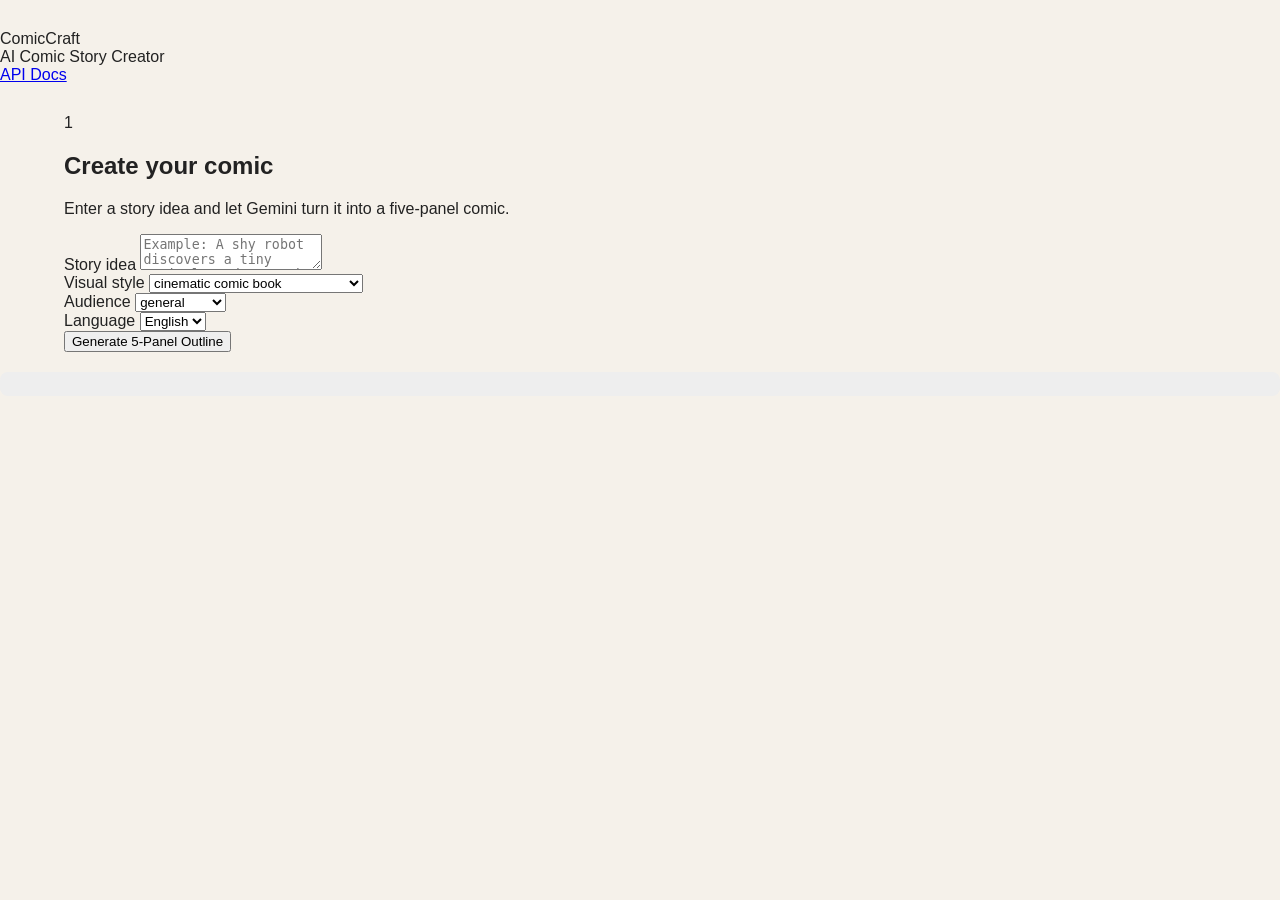
<file: templates/index.html>
<!DOCTYPE html>
<html lang="en">

<head>

    <meta charset="UTF-8">

    <meta
        name="viewport"
        content="width=device-width, initial-scale=1.0"
    >

    <title>
        ComicCraft - AI Comic Story Creator
    </title>

    <link
        rel="stylesheet"
        href="/static/css/style.css"
    >

</head>


<body>


<!-- =====================================================
     Header
====================================================== -->

<header class="header">

    <div class="header-inner">

        <div>

            <div class="brand">
                ComicCraft
            </div>

            <div class="tagline">
                AI Comic Story Creator
            </div>

        </div>


        <a
            href="/docs"
            target="_blank"
            class="docs-button"
        >
            API Docs
        </a>

    </div>

</header>



<!-- =====================================================
     Main
====================================================== -->

<main class="container">


    <!-- =================================================
         Story Input
    ================================================== -->

    <section class="card">

        <div class="section-title">

            <span class="step-number">
                1
            </span>

            <div>

                <h1>
                    Create your comic
                </h1>

                <p>
                    Enter a story idea and let Gemini
                    turn it into a five-panel comic.
                </p>

            </div>

        </div>


        <form id="comicForm" onsubmit="return false;">


            <label for="story">
                Story idea
            </label>

            <textarea
                id="story"
                name="story"
                required
                maxlength="5000"
                placeholder="Example: A shy robot discovers a tiny magical garden on the roof of an old city library and tries to protect it from a storm."
            ></textarea>


            <div class="form-grid">


                <div>

                    <label for="style">
                        Visual style
                    </label>

                    <select id="style">

                        <option>
                            cinematic comic book
                        </option>

                        <option>
                            colorful Saturday-morning comic
                        </option>

                        <option>
                            retro science-fiction comic
                        </option>

                        <option>
                            watercolor graphic novel
                        </option>

                        <option>
                            manga-inspired black and white
                        </option>

                        <option>
                            fantasy adventure comic
                        </option>

                    </select>

                </div>


                <div>

                    <label for="audience">
                        Audience
                    </label>

                    <select id="audience">

                        <option>
                            general
                        </option>

                        <option>
                            children
                        </option>

                        <option>
                            young adult
                        </option>

                    </select>

                </div>


                <div>

                    <label for="language">
                        Language
                    </label>

                    <select id="language">

                        <option>
                            English
                        </option>

                        <option>
                            Tamil
                        </option>

                        <option>
                            Hindi
                        </option>

                    </select>

                </div>


            </div>


            <button
                type="submit"
                id="outlineButton"
                class="primary-button"
            >
                Generate 5-Panel Outline
            </button>


        </form>

    </section>



    <!-- =================================================
         Outline
    ================================================== -->

    <section
        id="outlineSection"
        class="card hidden"
    >

        <div class="section-heading">

            <div>

                <div class="eyebrow">
                    STORY OUTLINE
                </div>

                <h2 id="outlineTitle">
                    Comic outline
                </h2>

                <p id="outlineLogline">
                </p>

            </div>


            <button
                id="generateButton"
                class="primary-button"
            >
                Generate Comic
            </button>

        </div>


        <div
            id="characters"
            class="characters"
        >
        </div>


        <div
            id="outlinePanels"
            class="outline-grid"
        >
        </div>

    </section>



    <!-- =================================================
         Generated Comic
    ================================================== -->

    <section
        id="resultSection"
        class="card hidden"
    >

        <div class="section-heading">

            <div>

                <div class="eyebrow">
                    GENERATED COMIC
                </div>

                <h2>
                    Your Comic
                </h2>

                <p id="resultLogline">
                </p>

            </div>


           <button
    id="pdfButton"
    class="secondary-button"
    type="button"
>
    Export Comic as PDF
</button>

        </div>


        <div
            id="comicGrid"
            class="comic-grid"
        >
        </div>


        <div
            id="downloadBox"
            class="download-box"
        >
        </div>

    </section>


</main>



<!-- =====================================================
     Status
====================================================== -->

<div
    id="status"
    class="status"
>
</div>



<script src="/static/js/app.js"></script>

</body>

</html>
</file>
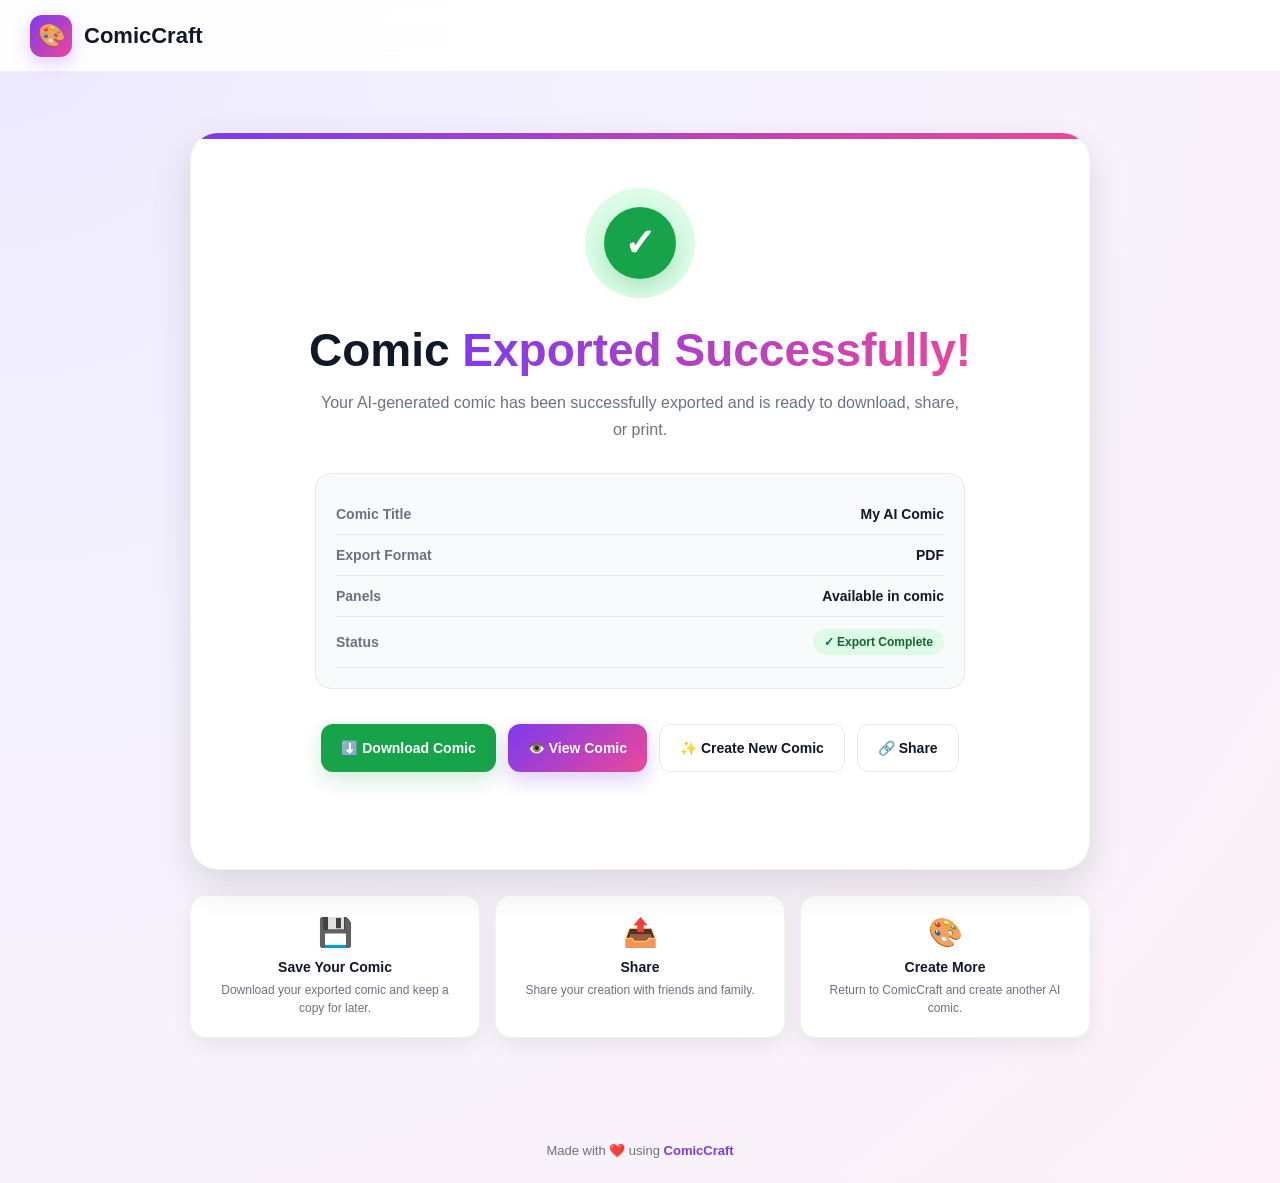
<file: templates/export_success.html>
<!DOCTYPE html>
<html lang="en">

<head>

    <meta charset="UTF-8">

    <meta
        name="viewport"
        content="width=device-width, initial-scale=1.0"
    >

    <title>Export Successful | ComicCraft</title>

    <style>

        /* =========================================
           GLOBAL
        ========================================= */

        * {
            margin: 0;
            padding: 0;
            box-sizing: border-box;
        }

        :root {
            --primary: #7c3aed;
            --primary-dark: #5b21b6;
            --secondary: #ec4899;

            --dark: #111827;
            --gray: #6b7280;
            --light-gray: #e5e7eb;

            --background: #f5f3ff;

            --white: #ffffff;

            --success: #16a34a;
            --success-light: #dcfce7;

            --danger: #dc2626;

            --shadow:
                0 15px 40px rgba(0, 0, 0, 0.12);
        }

        body {

            min-height: 100vh;

            font-family:
                Inter,
                -apple-system,
                BlinkMacSystemFont,
                "Segoe UI",
                Roboto,
                Arial,
                sans-serif;

            color: var(--dark);

            background:
                radial-gradient(
                    circle at top left,
                    #ede9fe 0%,
                    #f5f3ff 40%,
                    #fdf2f8 100%
                );

            display: flex;
            flex-direction: column;

        }


        /* =========================================
           NAVBAR
        ========================================= */

        .navbar {

            width: 100%;

            min-height: 72px;

            padding: 0 30px;

            display: flex;

            align-items: center;

            justify-content: space-between;

            background:
                rgba(255, 255, 255, 0.94);

            backdrop-filter: blur(15px);

            border-bottom:
                1px solid rgba(0, 0, 0, 0.06);

            position: sticky;

            top: 0;

            z-index: 100;

        }


        .brand {

            display: flex;

            align-items: center;

            gap: 12px;

            text-decoration: none;

            color: var(--dark);

            font-size: 22px;

            font-weight: 900;

        }


        .brand-icon {

            width: 42px;

            height: 42px;

            border-radius: 12px;

            display: flex;

            align-items: center;

            justify-content: center;

            background:
                linear-gradient(
                    135deg,
                    var(--primary),
                    var(--secondary)
                );

            color: white;

            font-size: 22px;

            box-shadow:
                0 6px 18px
                rgba(124, 58, 237, 0.25);

        }


        /* =========================================
           MAIN
        ========================================= */

        .main {

            flex: 1;

            width: 100%;

            padding:
                60px 20px 80px;

            display: flex;

            justify-content: center;

            align-items: center;

        }


        .success-wrapper {

            width: min(900px, 100%);

            display: flex;

            flex-direction: column;

            align-items: center;

        }


        /* =========================================
           SUCCESS CARD
        ========================================= */

        .success-card {

            width: 100%;

            background: white;

            border-radius: 28px;

            padding:
                55px 45px;

            text-align: center;

            box-shadow: var(--shadow);

            border:
                1px solid rgba(0, 0, 0, 0.05);

            position: relative;

            overflow: hidden;

        }


        .success-card::before {

            content: "";

            position: absolute;

            top: 0;
            left: 0;

            width: 100%;
            height: 6px;

            background:
                linear-gradient(
                    90deg,
                    var(--primary),
                    var(--secondary)
                );

        }


        /* =========================================
           SUCCESS ICON
        ========================================= */

        .success-icon-wrapper {

            width: 110px;

            height: 110px;

            margin:
                0 auto 25px;

            border-radius: 50%;

            background:
                var(--success-light);

            display: flex;

            align-items: center;

            justify-content: center;

            animation:
                successPop 0.6s ease;

        }


        .success-icon {

            width: 72px;

            height: 72px;

            border-radius: 50%;

            display: flex;

            align-items: center;

            justify-content: center;

            background:
                var(--success);

            color: white;

            font-size: 38px;

            font-weight: 900;

            box-shadow:
                0 8px 20px
                rgba(22, 163, 74, 0.25);

        }


        @keyframes successPop {

            0% {

                transform:
                    scale(0.4);

                opacity: 0;

            }

            70% {

                transform:
                    scale(1.1);

            }

            100% {

                transform:
                    scale(1);

                opacity: 1;

            }

        }


        /* =========================================
           TITLE
        ========================================= */

        .success-title {

            font-size:
                clamp(30px, 5vw, 46px);

            font-weight: 900;

            margin-bottom: 12px;

            color: var(--dark);

        }


        .success-title span {

            background:
                linear-gradient(
                    135deg,
                    var(--primary),
                    var(--secondary)
                );

            -webkit-background-clip: text;

            background-clip: text;

            color: transparent;

        }


        .success-message {

            max-width: 650px;

            margin:
                0 auto;

            color: var(--gray);

            font-size: 16px;

            line-height: 1.7;

        }


        /* =========================================
           EXPORT INFO
        ========================================= */

        .export-info {

            width: 100%;

            max-width: 650px;

            margin:
                30px auto 0;

            padding: 20px;

            border-radius: 16px;

            background: #f9fafb;

            border:
                1px solid var(--light-gray);

            text-align: left;

        }


        .info-row {

            display: flex;

            justify-content: space-between;

            align-items: center;

            gap: 20px;

            padding: 12px 0;

            border-bottom:
                1px solid var(--light-gray);

        }


        .info-row:last-child {

            border-bottom: none;

        }


        .info-label {

            color: var(--gray);

            font-size: 14px;

            font-weight: 600;

        }


        .info-value {

            color: var(--dark);

            font-size: 14px;

            font-weight: 800;

            text-align: right;

            word-break: break-word;

        }


        .status-badge {

            display: inline-flex;

            align-items: center;

            gap: 6px;

            padding:
                6px 11px;

            border-radius: 999px;

            background:
                var(--success-light);

            color:
                #166534;

            font-size: 12px;

            font-weight: 800;

        }


        /* =========================================
           BUTTONS
        ========================================= */

        .actions {

            margin-top: 35px;

            display: flex;

            flex-wrap: wrap;

            justify-content: center;

            gap: 12px;

        }


        .btn {

            min-height: 48px;

            padding:
                12px 20px;

            border: none;

            border-radius: 12px;

            display: inline-flex;

            align-items: center;

            justify-content: center;

            gap: 8px;

            font-size: 14px;

            font-weight: 800;

            cursor: pointer;

            text-decoration: none;

            transition:
                transform 0.2s ease,
                box-shadow 0.2s ease,
                background 0.2s ease;

        }


        .btn:hover {

            transform:
                translateY(-2px);

        }


        .btn-primary {

            color: white;

            background:
                linear-gradient(
                    135deg,
                    var(--primary),
                    var(--secondary)
                );

            box-shadow:
                0 8px 20px
                rgba(124, 58, 237, 0.25);

        }


        .btn-primary:hover {

            box-shadow:
                0 12px 25px
                rgba(124, 58, 237, 0.35);

        }


        .btn-secondary {

            background: white;

            color: var(--dark);

            border:
                1px solid var(--light-gray);

        }


        .btn-secondary:hover {

            background:
                #f9fafb;

        }


        .btn-success {

            background:
                var(--success);

            color: white;

            box-shadow:
                0 8px 20px
                rgba(22, 163, 74, 0.20);

        }


        /* =========================================
           DOWNLOAD STATUS
        ========================================= */

        .download-status {

            min-height: 22px;

            margin-top: 20px;

            color: var(--gray);

            font-size: 13px;

        }


        .download-status.success {

            color:
                var(--success);

            font-weight: 700;

        }


        .download-status.error {

            color:
                var(--danger);

            font-weight: 700;

        }


        /* =========================================
           TIPS
        ========================================= */

        .tips {

            width: 100%;

            margin-top: 25px;

            display: grid;

            grid-template-columns:
                repeat(3, 1fr);

            gap: 15px;

        }


        .tip {

            background: white;

            border-radius: 16px;

            padding: 20px;

            text-align: center;

            box-shadow:
                0 8px 25px
                rgba(0, 0, 0, 0.07);

            border:
                1px solid rgba(0, 0, 0, 0.05);

        }


        .tip-icon {

            font-size: 28px;

            margin-bottom: 10px;

        }


        .tip h3 {

            font-size: 14px;

            margin-bottom: 6px;

        }


        .tip p {

            font-size: 12px;

            color: var(--gray);

            line-height: 1.5;

        }


        /* =========================================
           FOOTER
        ========================================= */

        .footer {

            padding:
                25px 20px;

            text-align: center;

            color: var(--gray);

            font-size: 13px;

        }


        .footer strong {

            color:
                var(--primary);

        }


        /* =========================================
           TOAST
        ========================================= */

        .toast {

            position: fixed;

            left: 50%;

            bottom: 30px;

            transform:
                translate(-50%, 100px);

            padding:
                13px 20px;

            border-radius: 12px;

            background:
                var(--dark);

            color: white;

            font-size: 14px;

            font-weight: 700;

            box-shadow:
                0 10px 30px
                rgba(0, 0, 0, 0.25);

            opacity: 0;

            pointer-events: none;

            transition:
                transform 0.3s ease,
                opacity 0.3s ease;

            z-index: 1000;

        }


        .toast.show {

            transform:
                translate(-50%, 0);

            opacity: 1;

        }


        .toast.success {

            background:
                var(--success);

        }


        .toast.error {

            background:
                var(--danger);

        }


        /* =========================================
           MOBILE
        ========================================= */

        @media (max-width: 700px) {

            .navbar {

                padding:
                    14px 16px;

            }


            .brand {

                font-size: 18px;

            }


            .brand-icon {

                width: 36px;
                height: 36px;

                font-size: 18px;

            }


            .main {

                padding:
                    35px 12px 50px;

            }


            .success-card {

                padding:
                    40px 20px;

                border-radius: 22px;

            }


            .success-icon-wrapper {

                width: 90px;
                height: 90px;

            }


            .success-icon {

                width: 60px;
                height: 60px;

                font-size: 30px;

            }


            .export-info {

                padding:
                    15px;

            }


            .info-row {

                align-items:
                    flex-start;

                flex-direction:
                    column;

                gap: 5px;

            }


            .info-value {

                text-align:
                    left;

            }


            .actions {

                flex-direction:
                    column;

            }


            .btn {

                width: 100%;

            }


            .tips {

                grid-template-columns:
                    1fr;

            }

        }


        /* =========================================
           PRINT
        ========================================= */

        @media print {

            body {

                background: white;

            }


            .navbar,
            .actions,
            .tips,
            .footer,
            .toast {

                display: none !important;

            }


            .main {

                padding: 0;

            }


            .success-card {

                box-shadow: none;

                border: none;

            }

        }

    </style>

</head>


<body>


    <!-- =========================================
         NAVBAR
    ========================================= -->

    <nav class="navbar">

        <a
            href="/"
            class="brand"
        >

            <div class="brand-icon">
                🎨
            </div>

            <span>
                ComicCraft
            </span>

        </a>

    </nav>


    <!-- =========================================
         MAIN CONTENT
    ========================================= -->

    <main class="main">

        <div class="success-wrapper">


            <!-- =====================================
                 SUCCESS CARD
            ===================================== -->

            <section class="success-card">


                <!-- Success Icon -->

                <div class="success-icon-wrapper">

                    <div class="success-icon">
                        ✓
                    </div>

                </div>


                <!-- Title -->

                <h1 class="success-title">

                    Comic
                    <span>
                        Exported Successfully!
                    </span>

                </h1>


                <!-- Message -->

                <p class="success-message">

                    Your AI-generated comic has been
                    successfully exported and is ready
                    to download, share, or print.

                </p>


                <!-- =================================
                     EXPORT INFORMATION
                ================================= -->

                <div
                    id="exportInfo"
                    class="export-info"
                >

                    <div class="info-row">

                        <span class="info-label">
                            Comic Title
                        </span>

                        <span
                            id="comicTitle"
                            class="info-value"
                        >
                            My AI Comic
                        </span>

                    </div>


                    <div class="info-row">

                        <span class="info-label">
                            Export Format
                        </span>

                        <span
                            id="exportFormat"
                            class="info-value"
                        >
                            PDF
                        </span>

                    </div>


                    <div class="info-row">

                        <span class="info-label">
                            Panels
                        </span>

                        <span
                            id="panelCount"
                            class="info-value"
                        >
                            —
                        </span>

                    </div>


                    <div class="info-row">

                        <span class="info-label">
                            Status
                        </span>

                        <span class="info-value">

                            <span
                                class="status-badge"
                            >

                                ✓
                                Export Complete

                            </span>

                        </span>

                    </div>


                    <div
                        id="fileRow"
                        class="info-row"
                        style="display: none;"
                    >

                        <span class="info-label">
                            File
                        </span>

                        <span
                            id="fileName"
                            class="info-value"
                        >
                            —
                        </span>

                    </div>

                </div>


                <!-- =================================
                     ACTION BUTTONS
                ================================= -->

                <div class="actions">


                    <button
                        id="downloadButton"
                        class="btn btn-success"
                        onclick="downloadExport()"
                    >

                        ⬇️
                        Download Comic

                    </button>


                    <a
                        href="/comic-preview"
                        class="btn btn-primary"
                    >

                        👁️
                        View Comic

                    </a>


                    <a
                        href="/"
                        class="btn btn-secondary"
                    >

                        ✨
                        Create New Comic

                    </a>


                    <button
                        class="btn btn-secondary"
                        onclick="shareComic()"
                    >

                        🔗
                        Share

                    </button>

                </div>


                <!-- Download status -->

                <div
                    id="downloadStatus"
                    class="download-status"
                ></div>


            </section>


            <!-- =====================================
                 TIPS
            ===================================== -->

            <section class="tips">


                <div class="tip">

                    <div class="tip-icon">
                        💾
                    </div>

                    <h3>
                        Save Your Comic
                    </h3>

                    <p>
                        Download your exported comic
                        and keep a copy for later.
                    </p>

                </div>


                <div class="tip">

                    <div class="tip-icon">
                        📤
                    </div>

                    <h3>
                        Share
                    </h3>

                    <p>
                        Share your creation with
                        friends and family.
                    </p>

                </div>


                <div class="tip">

                    <div class="tip-icon">
                        🎨
                    </div>

                    <h3>
                        Create More
                    </h3>

                    <p>
                        Return to ComicCraft and
                        create another AI comic.
                    </p>

                </div>


            </section>


        </div>

    </main>


    <!-- =========================================
         FOOTER
    ========================================= -->

    <footer class="footer">

        Made with
        ❤️
        using
        <strong>
            ComicCraft
        </strong>

    </footer>


    <!-- =========================================
         TOAST
    ========================================= -->

    <div
        id="toast"
        class="toast"
    ></div>


    <!-- =========================================
         JAVASCRIPT
    ========================================= -->

    <script>


        /* =========================================
           GLOBAL DATA
        ========================================= */

        let exportData = {

            title:
                "My AI Comic",

            format:
                "PDF",

            panelCount:
                0,

            fileName:
                "",

            downloadUrl:
                ""

        };


        /* =========================================
           PAGE INITIALIZATION
        ========================================= */

        document.addEventListener(
            "DOMContentLoaded",
            function () {

                loadExportData();

            }
        );


        /* =========================================
           LOAD EXPORT DATA
        ========================================= */

        function loadExportData() {

            /*
             * First check localStorage.
             *
             * This is useful when the export
             * page is opened directly after
             * generating a comic.
             */

            const savedData =
                localStorage.getItem(
                    "exportData"
                );


            if (savedData) {

                try {

                    const parsed =
                        JSON.parse(savedData);

                    if (
                        parsed &&
                        typeof parsed === "object"
                    ) {

                        exportData = {
                            ...exportData,
                            ...parsed
                        };

                    }

                } catch (error) {

                    console.warn(
                        "Invalid exportData.",
                        error
                    );

                }

            }


            /*
             * Read URL parameters.
             *
             * Example:
             *
             * /export-success?
             * title=My%20Comic&
             * format=PDF&
             * file=comic.pdf&
             * download_url=/exports/comic.pdf
             */

            const params =
                new URLSearchParams(
                    window.location.search
                );


            const title =
                params.get("title");

            const format =
                params.get("format");

            const panels =
                params.get("panels");

            const file =
                params.get("file");

            const downloadUrl =
                params.get("download_url");


            if (title) {

                exportData.title =
                    title;

            }


            if (format) {

                exportData.format =
                    format.toUpperCase();

            }


            if (panels) {

                const parsedPanels =
                    parseInt(
                        panels,
                        10
                    );

                if (
                    !Number.isNaN(
                        parsedPanels
                    )
                ) {

                    exportData.panelCount =
                        parsedPanels;

                }

            }


            if (file) {

                exportData.fileName =
                    file;

            }


            if (downloadUrl) {

                exportData.downloadUrl =
                    downloadUrl;

            }


            /*
             * Try to recover panel count
             * from comicData.
             */

            if (
                !exportData.panelCount ||
                exportData.panelCount < 1
            ) {

                const comicData =
                    localStorage.getItem(
                        "comicData"
                    );

                if (comicData) {

                    try {

                        const comic =
                            JSON.parse(
                                comicData
                            );

                        if (
                            comic &&
                            Array.isArray(
                                comic.panels
                            )
                        ) {

                            exportData.panelCount =
                                comic.panels.length;

                        }

                        if (
                            comic &&
                            comic.title &&
                            exportData.title ===
                            "My AI Comic"
                        ) {

                            exportData.title =
                                comic.title;

                        }

                    } catch (error) {

                        console.warn(
                            "Unable to read comicData.",
                            error
                        );

                    }

                }

            }


            updatePage();

        }


        /* =========================================
           UPDATE PAGE
        ========================================= */

        function updatePage() {

            const titleElement =
                document.getElementById(
                    "comicTitle"
                );

            const formatElement =
                document.getElementById(
                    "exportFormat"
                );

            const panelElement =
                document.getElementById(
                    "panelCount"
                );

            const fileElement =
                document.getElementById(
                    "fileName"
                );

            const fileRow =
                document.getElementById(
                    "fileRow"
                );


            if (titleElement) {

                titleElement.textContent =
                    exportData.title ||
                    "My AI Comic";

            }


            if (formatElement) {

                formatElement.textContent =
                    exportData.format ||
                    "PDF";

            }


            if (panelElement) {

                panelElement.textContent =
                    exportData.panelCount > 0
                        ? `${exportData.panelCount} Panels`
                        : "Available in comic";

            }


            if (
                exportData.fileName &&
                fileElement &&
                fileRow
            ) {

                fileElement.textContent =
                    exportData.fileName;

                fileRow.style.display =
                    "flex";

            }

        }


        /* =========================================
           DOWNLOAD EXPORT
        ========================================= */

        async function downloadExport() {

            const status =
                document.getElementById(
                    "downloadStatus"
                );


            const button =
                document.getElementById(
                    "downloadButton"
                );


            /*
             * If backend supplied a download URL,
             * use it.
             */

            if (exportData.downloadUrl) {

                try {

                    button.disabled = true;

                    button.innerHTML =
                        "⏳ Preparing Download...";


                    /*
                     * Try normal download.
                     */

                    const link =
                        document.createElement(
                            "a"
                        );

                    link.href =
                        exportData.downloadUrl;

                    link.download =
                        exportData.fileName ||
                        "comiccraft-comic.pdf";

                    document.body.appendChild(
                        link
                    );

                    link.click();

                    document.body.removeChild(
                        link
                    );


                    showDownloadStatus(
                        "Download started successfully.",
                        "success"
                    );

                    showToast(
                        "Download started!",
                        "success"
                    );

                } catch (error) {

                    console.error(
                        "Download error:",
                        error
                    );

                    showDownloadStatus(
                        "Unable to start download.",
                        "error"
                    );

                    showToast(
                        "Download failed.",
                        "error"
                    );

                } finally {

                    button.disabled =
                        false;

                    button.innerHTML =
                        "⬇️ Download Comic";

                }

                return;

            }


            /*
             * Try common backend export endpoint.
             */

            try {

                button.disabled =
                    true;

                button.innerHTML =
                    "⏳ Exporting...";


                const response =
                    await fetch(
                        "/api/export/download",
                        {
                            method: "GET"
                        }
                    );


                if (
                    response.ok
                ) {

                    const blob =
                        await response.blob();


                    const url =
                        window.URL.createObjectURL(
                            blob
                        );


                    const link =
                        document.createElement(
                            "a"
                        );


                    link.href =
                        url;

                    link.download =
                        exportData.fileName ||
                        "comiccraft-comic.pdf";


                    document.body.appendChild(
                        link
                    );


                    link.click();


                    document.body.removeChild(
                        link
                    );


                    window.URL.revokeObjectURL(
                        url
                    );


                    showDownloadStatus(
                        "Comic downloaded successfully.",
                        "success"
                    );

                    showToast(
                        "Comic downloaded!",
                        "success"
                    );


                    return;

                }


                throw new Error(
                    "Download endpoint unavailable."
                );


            } catch (error) {

                console.warn(
                    "Backend download unavailable:",
                    error
                );


                /*
                 * If there is no backend export
                 * available, tell the user clearly.
                 */

                showDownloadStatus(
                    "Download file is not available yet. Please export the comic from the creator page.",
                    "error"
                );


                showToast(
                    "Download file not available.",
                    "error"
                );

            } finally {

                button.disabled =
                    false;

                button.innerHTML =
                    "⬇️ Download Comic";

            }

        }


        /* =========================================
           SHARE COMIC
        ========================================= */

        async function shareComic() {

            const shareData = {

                title:
                    exportData.title ||
                    "My Comic",

                text:
                    "Check out my AI-generated comic created with ComicCraft.",

                url:
                    window.location.origin +
                    "/comic-preview"

            };


            /*
             * Use native Web Share API
             * when supported.
             */

            if (
                navigator.share
            ) {

                try {

                    await navigator.share(
                        shareData
                    );

                    showToast(
                        "Comic shared successfully!",
                        "success"
                    );

                } catch (error) {

                    /*
                     * User cancelled share.
                     * No error message required.
                     */

                    if (
                        error &&
                        error.name !==
                        "AbortError"
                    ) {

                        console.warn(
                            "Share error:",
                            error
                        );

                    }

                }

                return;

            }


            /*
             * Fallback:
             * copy URL to clipboard.
             */

            try {

                await navigator.clipboard.writeText(
                    shareData.url
                );


                showToast(
                    "Comic link copied!",
                    "success"
                );


                showDownloadStatus(
                    "Comic preview link copied to clipboard.",
                    "success"
                );

            } catch (error) {

                console.error(
                    "Clipboard error:",
                    error
                );


                showToast(
                    "Unable to copy link.",
                    "error"
                );

            }

        }


        /* =========================================
           SHOW DOWNLOAD STATUS
        ========================================= */

        function showDownloadStatus(
            message,
            type
        ) {

            const status =
                document.getElementById(
                    "downloadStatus"
                );


            if (!status) {
                return;
            }


            status.textContent =
                message;


            status.className =
                "download-status " +
                (type || "");

        }


        /* =========================================
           SHOW TOAST
        ========================================= */

        function showToast(
            message,
            type = ""
        ) {

            const toast =
                document.getElementById(
                    "toast"
                );


            if (!toast) {
                return;
            }


            toast.textContent =
                message;


            toast.className =
                "toast show " +
                type;


            clearTimeout(
                window.toastTimer
            );


            window.toastTimer =
                setTimeout(
                    function () {

                        toast.className =
                            "toast";

                    },
                    3000
                );

        }


    </script>

</body>

</html>
</file>
<file: static/css/style.css>
* {
    box-sizing: border-box;
}

body {
    margin: 0;
    font-family: Arial, sans-serif;
    background: #f5f1ea;
    color: #222;
}

.container {
    width: 90%;
    max-width: 1200px;
    margin: auto;
}

button {
    cursor: pointer;
}

.hidden {
    display: none;
}

header {
    padding: 30px 0;
}

#status {
    margin: 20px 0;
    padding: 12px;
    border-radius: 8px;
    background: #eee;
}

.character-card,
.panel-card {
    background: white;
    padding: 20px;
    margin: 15px 0;
    border-radius: 12px;
    box-shadow: 0 2px 8px rgba(0, 0, 0, 0.08);
}

.panel-number {
    font-weight: bold;
    margin-bottom: 10px;
}

#comicGrid {
    display: grid;
    grid-template-columns: repeat(auto-fit, minmax(280px, 1fr));
    gap: 20px;
}

.comic-panel {
    background: white;
    padding: 15px;
    border-radius: 12px;
}

.comic-panel img {
    width: 100%;
    border-radius: 8px;
}
</file>
